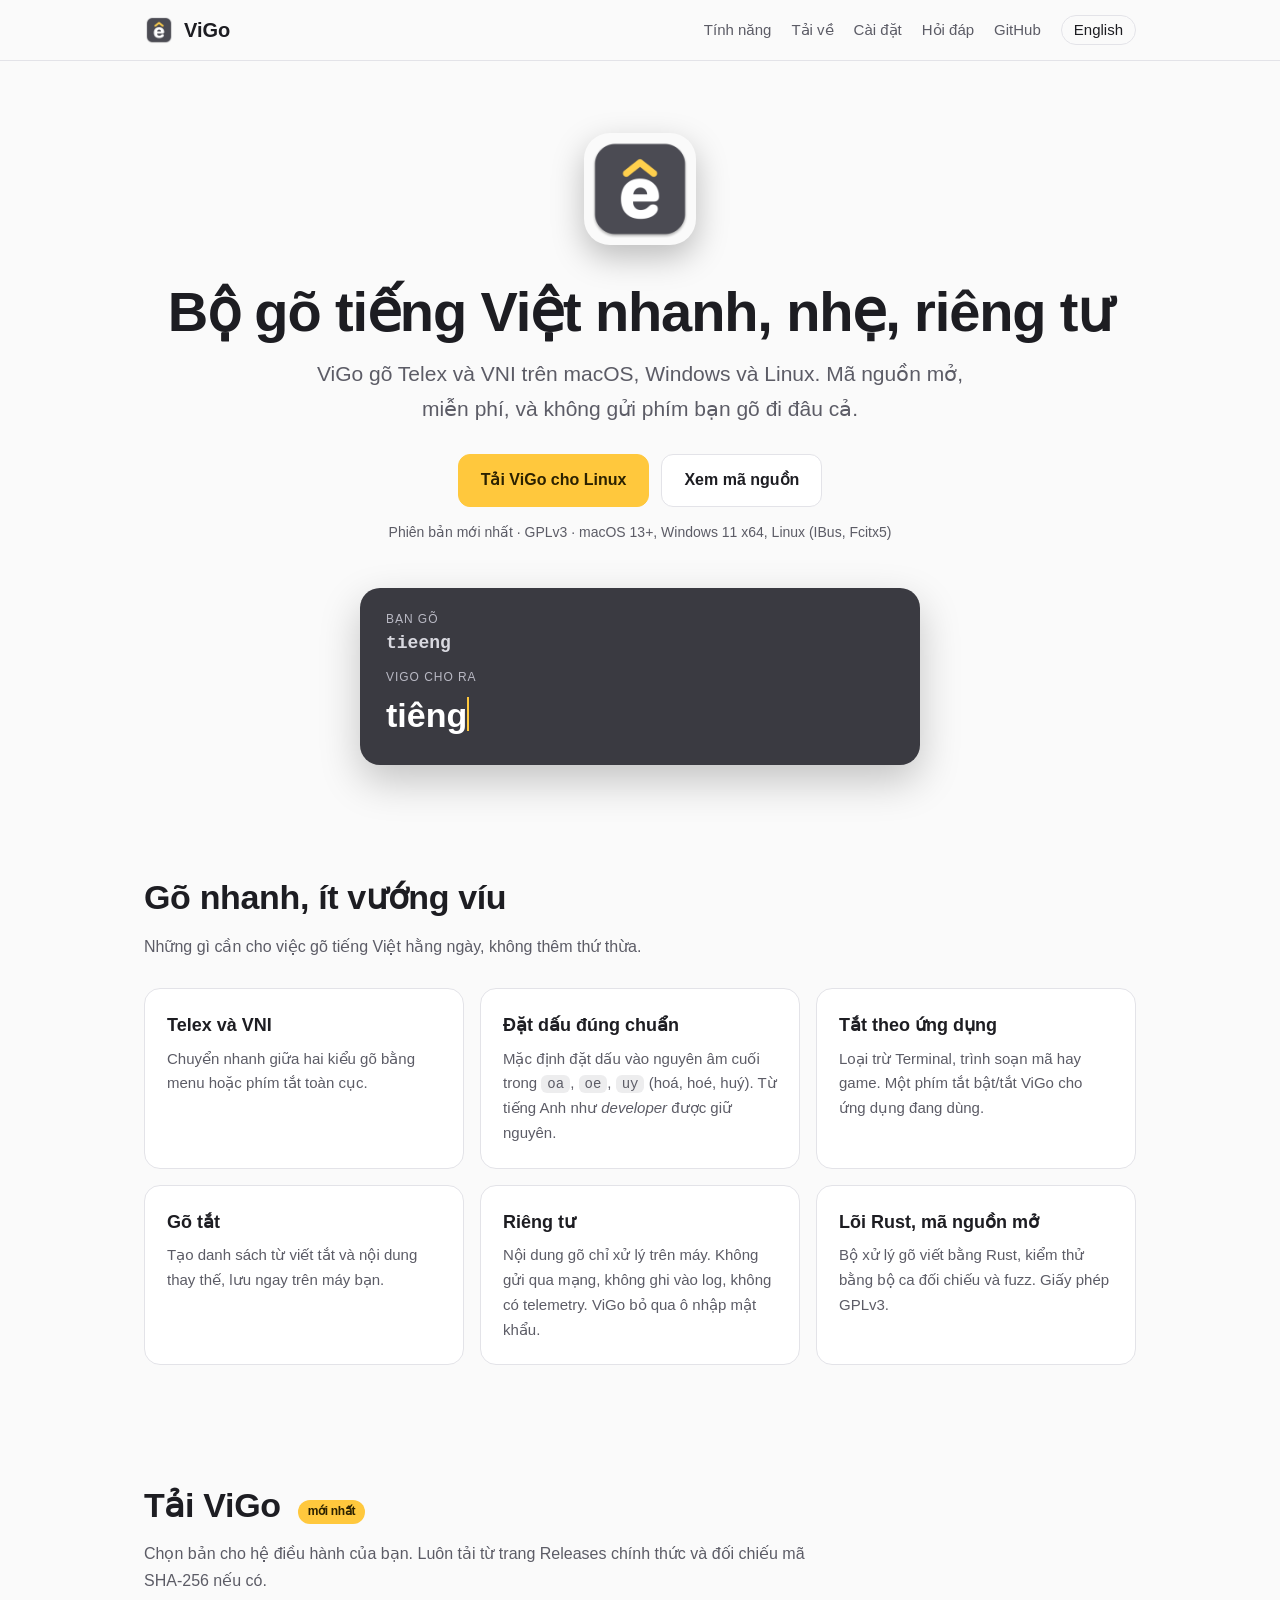
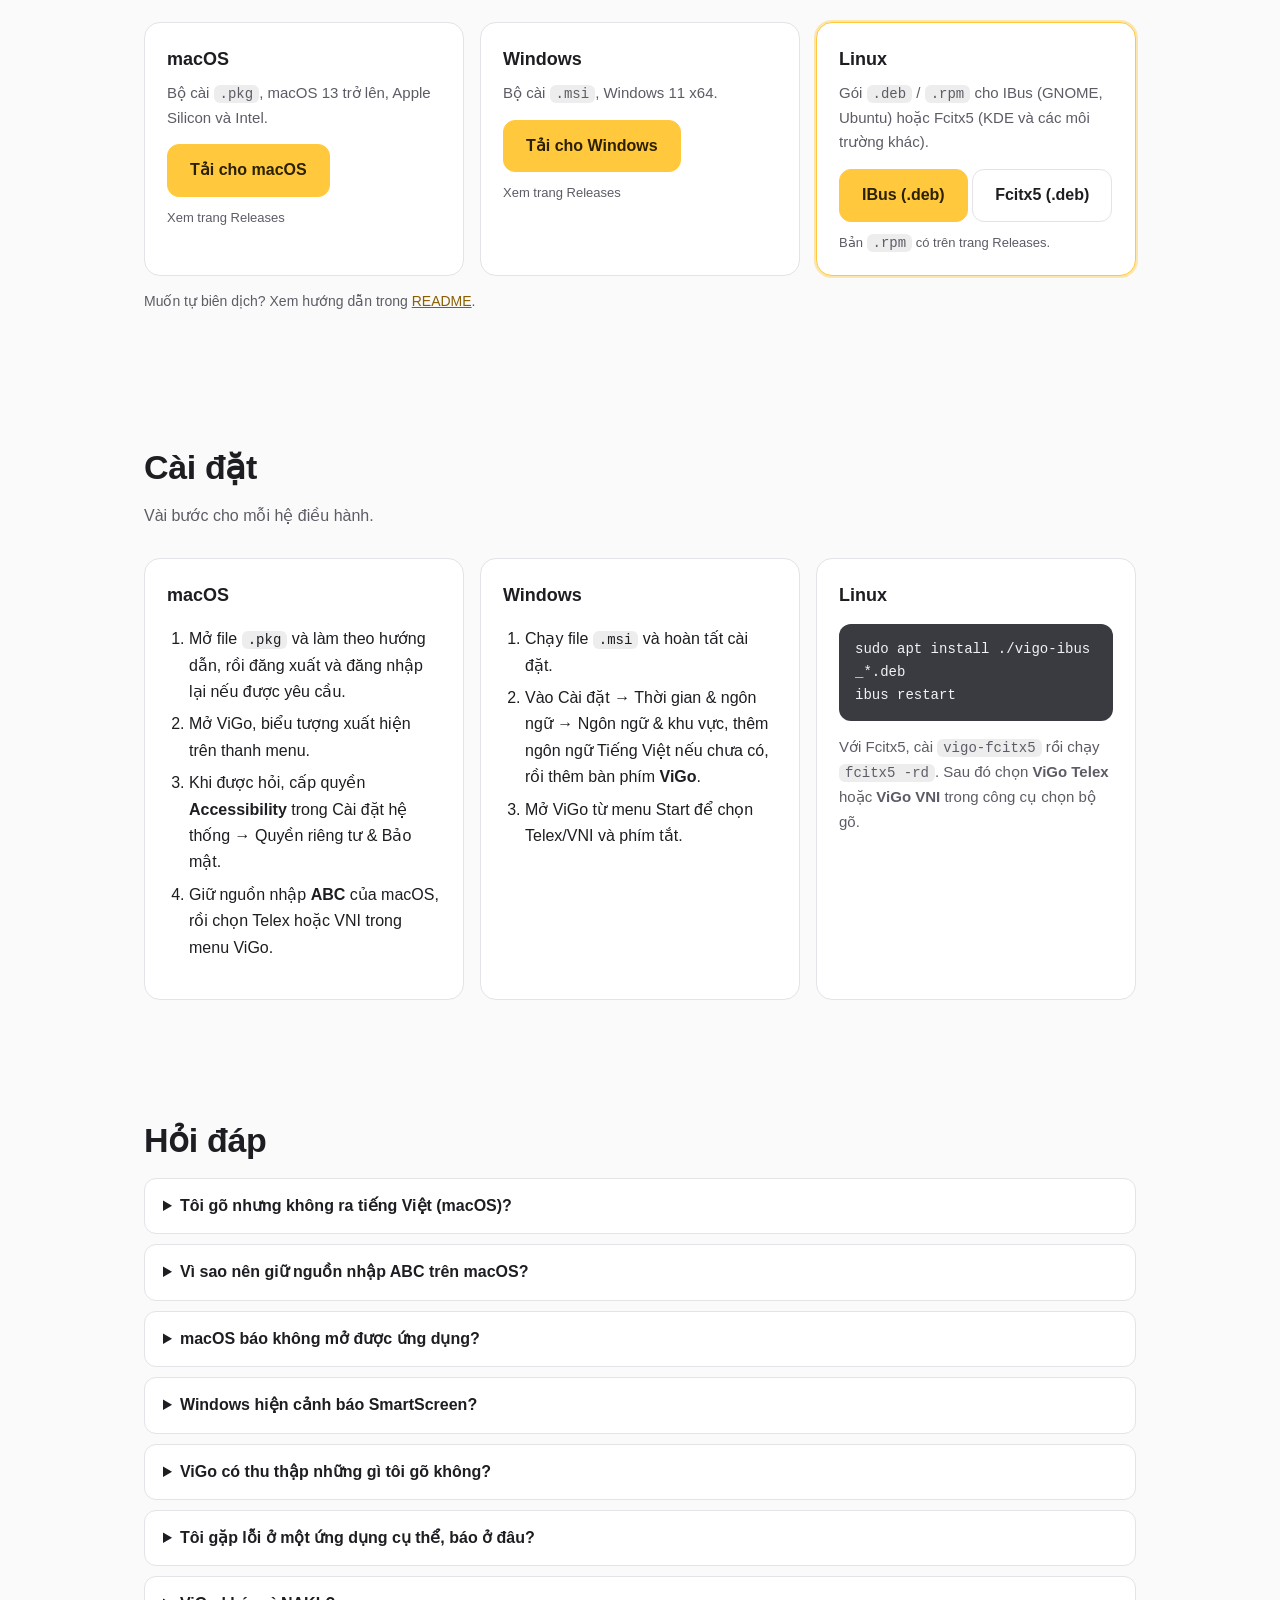
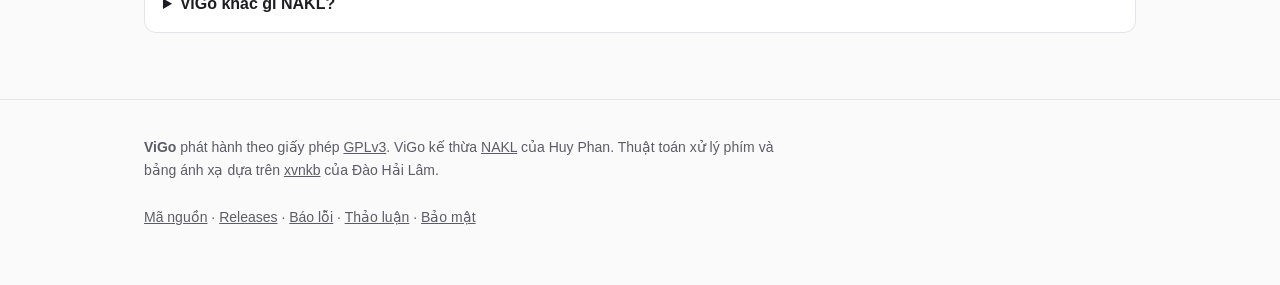
<file: site/index.html>
<!doctype html>
<html lang="vi">
<head>
  <meta charset="utf-8">
  <meta name="viewport" content="width=device-width, initial-scale=1">
  <title>ViGo – Bộ gõ tiếng Việt Telex VNI miễn phí cho Mac, Windows, Linux</title>
  <meta name="description" content="ViGo là bộ gõ tiếng Việt mã nguồn mở, hỗ trợ Telex, VNI, chạy trên macOS, Windows, Linux. Nhanh, nhẹ, không thu thập phím bấm. Tải miễn phí.">
  <meta name="keywords" content="bộ gõ tiếng Việt, bộ gõ tiếng Việt cho Mac, Telex, VNI, gõ tiếng Việt macOS, Vietnamese input method, Fcitx5, IBus, ViGo">
  <link rel="canonical" href="https://gosoln.github.io/ViGo/">
  <link rel="alternate" hreflang="vi" href="https://gosoln.github.io/ViGo/">
  <link rel="alternate" hreflang="en" href="https://gosoln.github.io/ViGo/en/">
  <link rel="alternate" hreflang="x-default" href="https://gosoln.github.io/ViGo/">
  <meta name="theme-color" content="#3a3a41">
  <link rel="icon" href="favicon.ico" sizes="any">
  <link rel="icon" type="image/png" href="assets/favicon-64.png">
  <link rel="apple-touch-icon" href="assets/apple-touch-icon.png">

  <meta property="og:type" content="website">
  <meta property="og:site_name" content="ViGo">
  <meta property="og:locale" content="vi_VN">
  <meta property="og:title" content="ViGo – Bộ gõ tiếng Việt Telex VNI cho Mac, Windows, Linux">
  <meta property="og:description" content="Bộ gõ tiếng Việt mã nguồn mở, nhanh, nhẹ, không thu thập phím bấm.">
  <meta property="og:url" content="https://gosoln.github.io/ViGo/">
  <meta property="og:image" content="https://gosoln.github.io/ViGo/assets/og-image.png">
  <meta name="twitter:card" content="summary_large_image">

  <link rel="stylesheet" href="assets/style.css">
  <script type="application/ld+json">
  {
    "@context": "https://schema.org",
    "@type": "SoftwareApplication",
    "name": "ViGo",
    "alternateName": "ViGo Vietnamese Input Method",
    "applicationCategory": "UtilitiesApplication",
    "operatingSystem": "macOS 13+, Windows 11 x64, Linux (IBus, Fcitx5)",
    "description": "Bộ gõ tiếng Việt mã nguồn mở hỗ trợ Telex và VNI cho macOS, Windows và Linux.",
    "inLanguage": ["vi", "en"],
    "license": "https://www.gnu.org/licenses/gpl-3.0.html",
    "url": "https://gosoln.github.io/ViGo/",
    "image": "https://gosoln.github.io/ViGo/assets/icon-512.png",
    "downloadUrl": "https://github.com/gosoln/ViGo/releases/latest",
    "codeRepository": "https://github.com/gosoln/ViGo",
    "offers": { "@type": "Offer", "price": "0", "priceCurrency": "USD" }
  }
  </script>
</head>
<body>
  <a class="skip" href="#main">Bỏ qua điều hướng</a>
  <header class="top">
    <div class="wrap">
      <a class="brand" href="./"><img src="assets/icon-512.png" alt="" width="30" height="30">ViGo</a>
      <nav class="main" aria-label="Điều hướng chính">
        <a href="#tinh-nang">Tính năng</a>
        <a href="#download">Tải về</a>
        <a href="#cai-dat">Cài đặt</a>
        <a href="#faq">Hỏi đáp</a>
        <a class="gh" href="https://github.com/gosoln/ViGo">GitHub</a>
        <a class="lang" href="en/" hreflang="en" lang="en">English</a>
      </nav>
    </div>
  </header>

  <main id="main">
    <section class="hero">
      <div class="wrap">
        <img class="logo" src="assets/icon-512.png" alt="Biểu tượng ViGo: phím chữ ê có dấu mũ vàng" width="112" height="112">
        <h1>Bộ gõ tiếng Việt nhanh, nhẹ, riêng tư</h1>
        <p class="lead">ViGo gõ Telex và VNI trên macOS, Windows và Linux. Mã nguồn mở, miễn phí, và không gửi phím bạn gõ đi đâu cả.</p>
        <div class="cta">
          <a id="hero-download" class="btn primary" href="#download"
             data-macos="Tải ViGo cho macOS" data-windows="Tải ViGo cho Windows" data-linux="Tải ViGo cho Linux">Tải về miễn phí</a>
          <a class="btn" href="https://github.com/gosoln/ViGo">Xem mã nguồn</a>
        </div>
        <p class="note">Phiên bản <span data-version>mới nhất</span> · GPLv3 · macOS 13+, Windows 11 x64, Linux (IBus, Fcitx5)</p>

        <div class="demo" aria-label="Minh họa gõ Telex">
          <div class="label">Bạn gõ</div>
          <div class="keys" id="demo-keys">tieengs vieetj</div>
          <div class="label" style="margin-top:10px">ViGo cho ra</div>
          <div class="out" id="demo-out">tiếng việt</div>
        </div>
      </div>
    </section>

    <section id="tinh-nang">
      <div class="wrap">
        <h2>Gõ nhanh, ít vướng víu</h2>
        <p class="sub">Những gì cần cho việc gõ tiếng Việt hằng ngày, không thêm thứ thừa.</p>
        <div class="grid">
          <div class="card"><h3>Telex và VNI</h3><p>Chuyển nhanh giữa hai kiểu gõ bằng menu hoặc phím tắt toàn cục.</p></div>
          <div class="card"><h3>Đặt dấu đúng chuẩn</h3><p>Mặc định đặt dấu vào nguyên âm cuối trong <code>oa</code>, <code>oe</code>, <code>uy</code> (hoá, hoé, huý). Từ tiếng Anh như <em>developer</em> được giữ nguyên.</p></div>
          <div class="card"><h3>Tắt theo ứng dụng</h3><p>Loại trừ Terminal, trình soạn mã hay game. Một phím tắt bật/tắt ViGo cho ứng dụng đang dùng.</p></div>
          <div class="card"><h3>Gõ tắt</h3><p>Tạo danh sách từ viết tắt và nội dung thay thế, lưu ngay trên máy bạn.</p></div>
          <div class="card"><h3>Riêng tư</h3><p>Nội dung gõ chỉ xử lý trên máy. Không gửi qua mạng, không ghi vào log, không có telemetry. ViGo bỏ qua ô nhập mật khẩu.</p></div>
          <div class="card"><h3>Lõi Rust, mã nguồn mở</h3><p>Bộ xử lý gõ viết bằng Rust, kiểm thử bằng bộ ca đối chiếu và fuzz. Giấy phép GPLv3.</p></div>
        </div>
      </div>
    </section>

    <section id="download">
      <div class="wrap">
        <h2>Tải ViGo <span class="badge" data-version>mới nhất</span></h2>
        <p class="sub">Chọn bản cho hệ điều hành của bạn. Luôn tải từ trang Releases chính thức và đối chiếu mã SHA-256 nếu có.</p>
        <div class="grid">
          <div class="card dl" data-os="macos">
            <h3>macOS</h3>
            <p>Bộ cài <code>.pkg</code>, macOS 13 trở lên, Apple Silicon và Intel.</p>
            <a class="btn primary" href="https://github.com/gosoln/ViGo/releases/latest" data-asset="\.pkg$">Tải cho macOS</a>
            <div class="meta" data-size>Xem trang Releases</div>
          </div>
          <div class="card dl" data-os="windows">
            <h3>Windows</h3>
            <p>Bộ cài <code>.msi</code>, Windows 11 x64.</p>
            <a class="btn primary" href="https://github.com/gosoln/ViGo/releases/latest" data-asset="\.msi$">Tải cho Windows</a>
            <div class="meta" data-size>Xem trang Releases</div>
          </div>
          <div class="card dl" data-os="linux">
            <h3>Linux</h3>
            <p>Gói <code>.deb</code> / <code>.rpm</code> cho IBus (GNOME, Ubuntu) hoặc Fcitx5 (KDE và các môi trường khác).</p>
            <a class="btn primary" href="https://github.com/gosoln/ViGo/releases/latest" data-asset="vigo-ibus.*\.deb$">IBus (.deb)</a>
            <a class="btn" href="https://github.com/gosoln/ViGo/releases/latest" data-asset="vigo-fcitx5.*\.deb$">Fcitx5 (.deb)</a>
            <div class="meta">Bản <code>.rpm</code> có trên trang Releases.</div>
          </div>
        </div>
        <p class="note">Muốn tự biên dịch? Xem hướng dẫn trong <a href="https://github.com/gosoln/ViGo#readme">README</a>.</p>
      </div>
    </section>

    <section id="cai-dat">
      <div class="wrap">
        <h2>Cài đặt</h2>
        <p class="sub">Vài bước cho mỗi hệ điều hành.</p>
        <div class="grid">
          <div class="card">
            <h3>macOS</h3>
            <ol class="steps">
              <li>Mở file <code>.pkg</code> và làm theo hướng dẫn, rồi đăng xuất và đăng nhập lại nếu được yêu cầu.</li>
              <li>Mở ViGo, biểu tượng xuất hiện trên thanh menu.</li>
              <li>Khi được hỏi, cấp quyền <strong>Accessibility</strong> trong Cài đặt hệ thống → Quyền riêng tư &amp; Bảo mật.</li>
              <li>Giữ nguồn nhập <strong>ABC</strong> của macOS, rồi chọn Telex hoặc VNI trong menu ViGo.</li>
            </ol>
          </div>
          <div class="card">
            <h3>Windows</h3>
            <ol class="steps">
              <li>Chạy file <code>.msi</code> và hoàn tất cài đặt.</li>
              <li>Vào Cài đặt → Thời gian &amp; ngôn ngữ → Ngôn ngữ &amp; khu vực, thêm ngôn ngữ Tiếng Việt nếu chưa có, rồi thêm bàn phím <strong>ViGo</strong>.</li>
              <li>Mở ViGo từ menu Start để chọn Telex/VNI và phím tắt.</li>
            </ol>
          </div>
          <div class="card">
            <h3>Linux</h3>
            <pre><code>sudo apt install ./vigo-ibus_*.deb
ibus restart</code></pre>
            <p>Với Fcitx5, cài <code>vigo-fcitx5</code> rồi chạy <code>fcitx5 -rd</code>. Sau đó chọn <strong>ViGo Telex</strong> hoặc <strong>ViGo VNI</strong> trong công cụ chọn bộ gõ.</p>
          </div>
        </div>
      </div>
    </section>

    <section id="faq">
      <div class="wrap">
        <h2>Hỏi đáp</h2>
        <details>
          <summary>Tôi gõ nhưng không ra tiếng Việt (macOS)?</summary>
          <ul>
            <li>Kiểm tra ViGo đã có trong Cài đặt hệ thống → Quyền riêng tư &amp; Bảo mật → Accessibility và được bật.</li>
            <li>Menu ViGo phải đang chọn Telex hoặc VNI, không phải Tắt. Biểu tượng trên thanh menu sẽ hiện <strong>VITX</strong> hoặc <strong>VNI</strong>.</li>
            <li>Ứng dụng bạn đang dùng có thể nằm trong danh sách loại trừ. Biểu tượng khi đó hiện chữ <strong>A</strong>.</li>
          </ul>
        </details>
        <details>
          <summary>Vì sao nên giữ nguồn nhập ABC trên macOS?</summary>
          <p>ViGo thay chữ trực tiếp trong ứng dụng thay vì dùng ô soạn thảo có gạch chân, nên cách này cho kết quả ổn định nhất. Bạn không cần chọn nguồn nhập ViGo trong cài đặt bàn phím của macOS để gõ bình thường.</p>
        </details>
        <details>
          <summary>macOS báo không mở được ứng dụng?</summary>
          <p>Nếu macOS chặn vì lý do bảo mật, bạn vào Cài đặt hệ thống → Quyền riêng tư &amp; Bảo mật rồi chọn <em>Vẫn mở</em>. Chỉ làm vậy với file tải từ trang Releases chính thức.</p>
        </details>
        <details>
          <summary>Windows hiện cảnh báo SmartScreen?</summary>
          <p>Nếu bộ cài chưa được ký số, Windows có thể cảnh báo. Hãy chắc rằng bạn tải từ trang Releases chính thức và đối chiếu SHA-256 trước khi chọn Run anyway.</p>
        </details>
        <details>
          <summary>ViGo có thu thập những gì tôi gõ không?</summary>
          <p>Không. Nội dung gõ chỉ được xử lý trên máy, không gửi qua mạng và không nằm trong log. Bạn có thể tự kiểm chứng vì toàn bộ mã nguồn công khai.</p>
        </details>
        <details>
          <summary>Tôi gặp lỗi ở một ứng dụng cụ thể, báo ở đâu?</summary>
          <p>Mở một <a href="https://github.com/gosoln/ViGo/issues/new/choose">issue</a> và chọn mẫu "Không tương thích với ứng dụng". Chỉ ghi chuỗi phím tối thiểu để tái hiện lỗi, đừng dán nội dung riêng tư.</p>
        </details>
        <details>
          <summary>ViGo khác gì NAKL?</summary>
          <p>ViGo là phiên bản kế thừa của NAKL, được viết lại với lõi Rust dùng chung cho macOS, Windows và Linux.</p>
        </details>
      </div>
    </section>
  </main>

  <footer>
    <div class="wrap cols">
      <div class="credits">
        <strong>ViGo</strong> phát hành theo giấy phép <a href="https://www.gnu.org/licenses/gpl-3.0.html">GPLv3</a>.
        ViGo kế thừa <a href="https://github.com/huyphan/NAKL">NAKL</a> của Huy Phan. Thuật toán xử lý phím và bảng ánh xạ dựa trên
        <a href="http://xvnkb.sourceforge.net/">xvnkb</a> của Đào Hải Lâm.
      </div>
      <div>
        <a href="https://github.com/gosoln/ViGo">Mã nguồn</a> ·
        <a href="https://github.com/gosoln/ViGo/releases">Releases</a> ·
        <a href="https://github.com/gosoln/ViGo/issues/new/choose">Báo lỗi</a> ·
        <a href="https://github.com/gosoln/ViGo/discussions">Thảo luận</a> ·
        <a href="https://github.com/gosoln/ViGo/security/policy">Bảo mật</a>
      </div>
    </div>
  </footer>
  <script src="assets/app.js" defer></script>
</body>
</html>
</file>
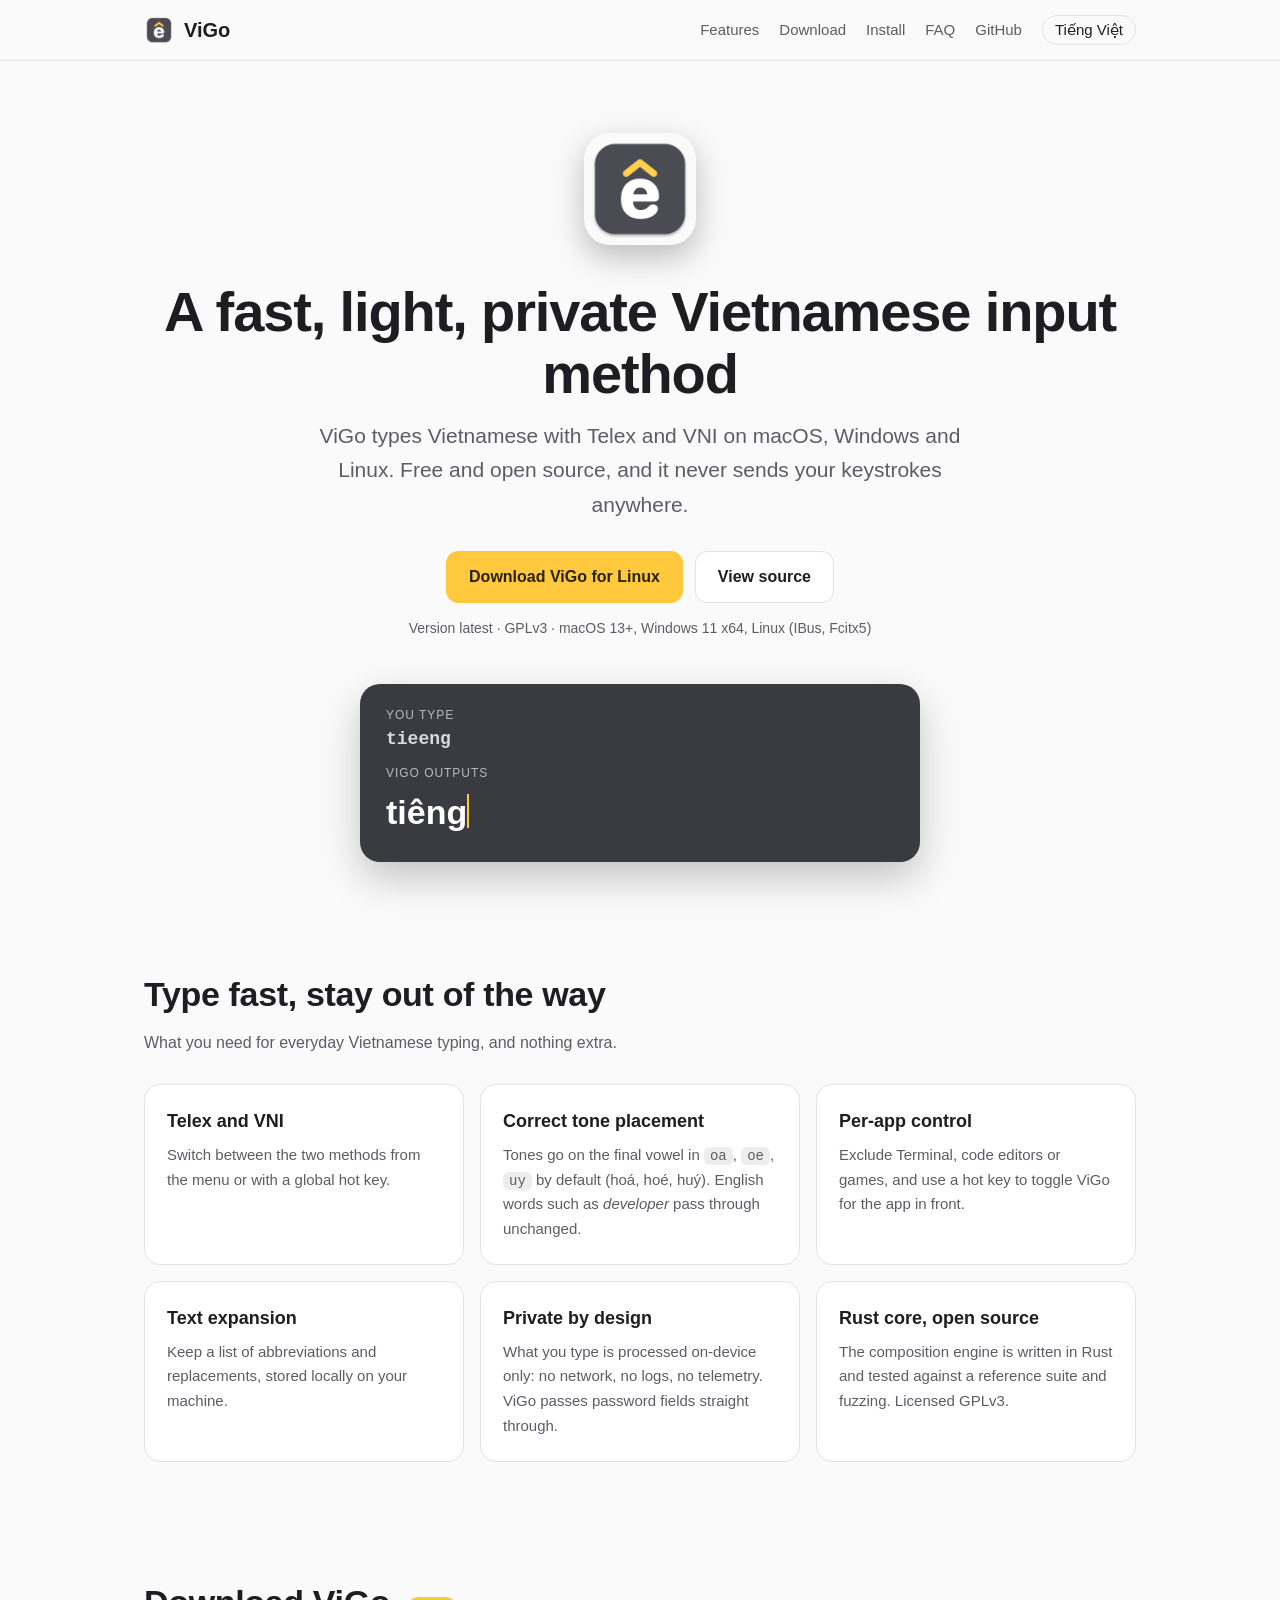
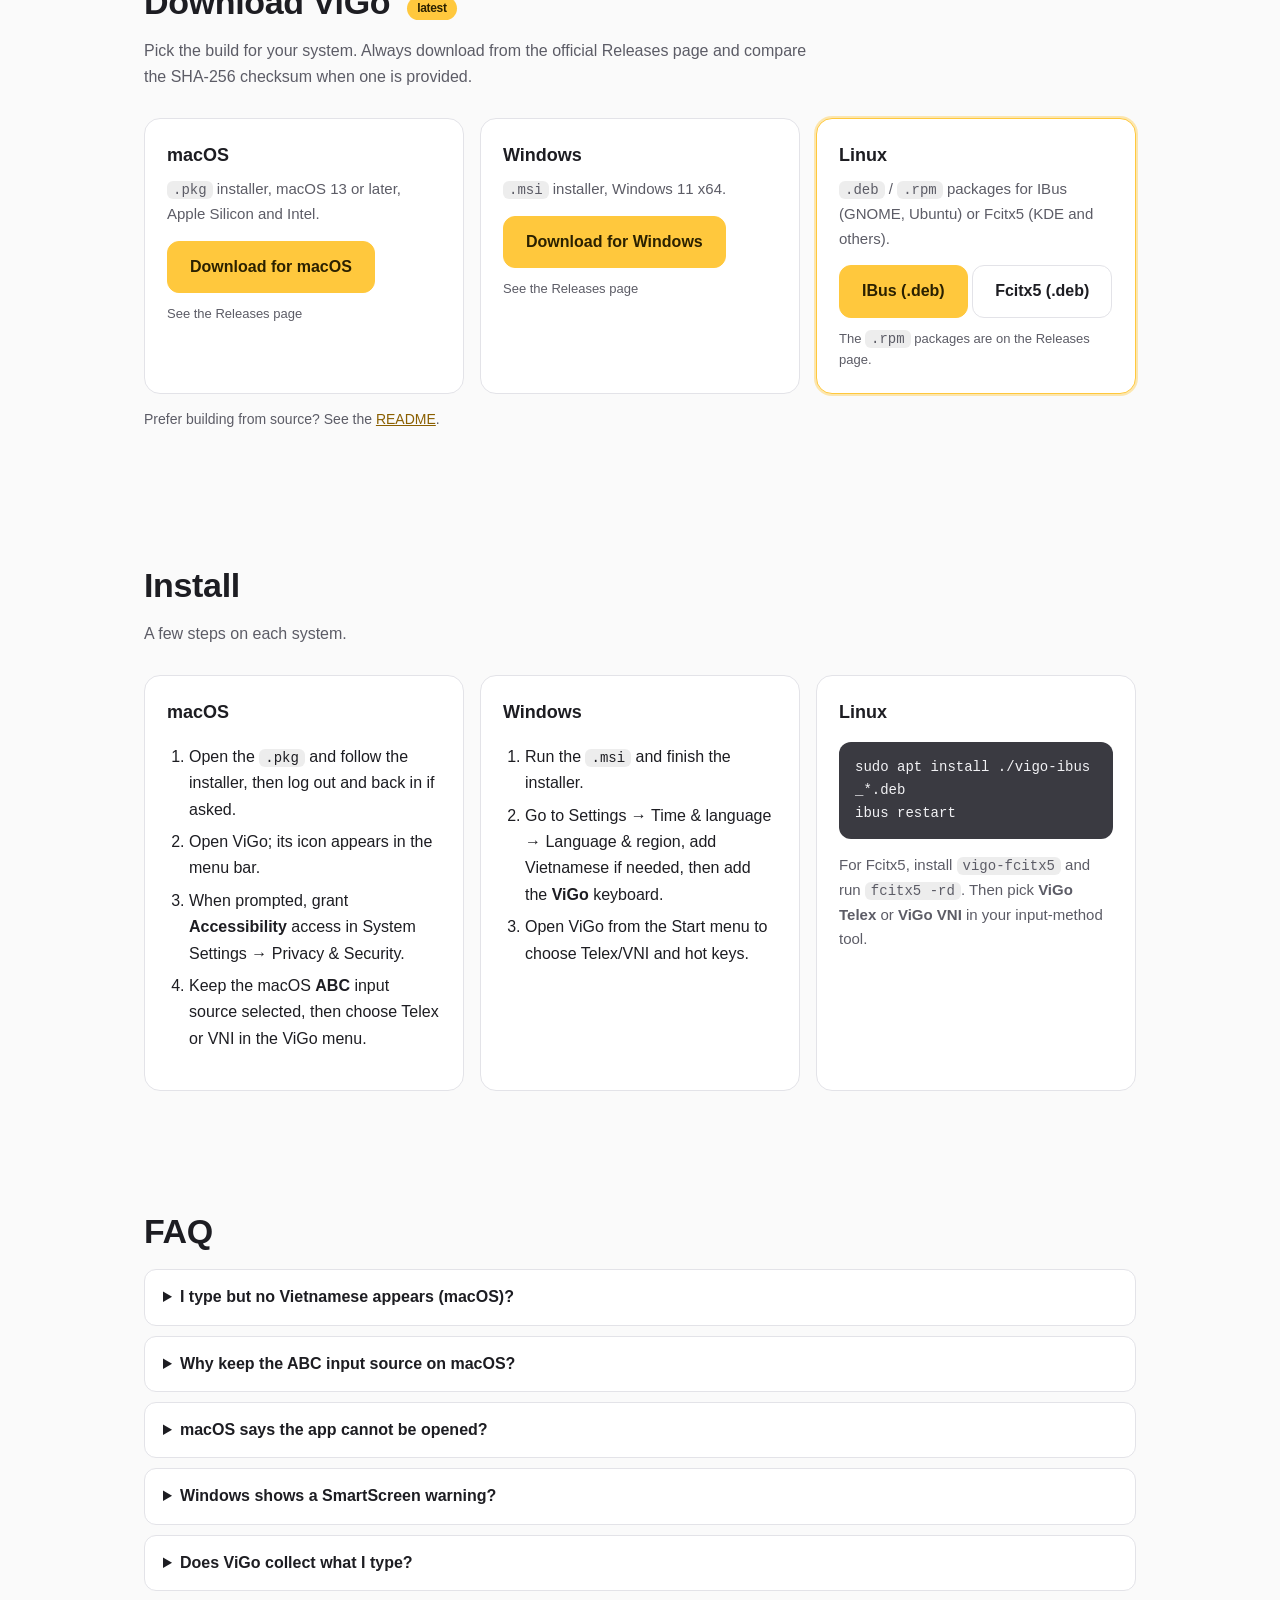
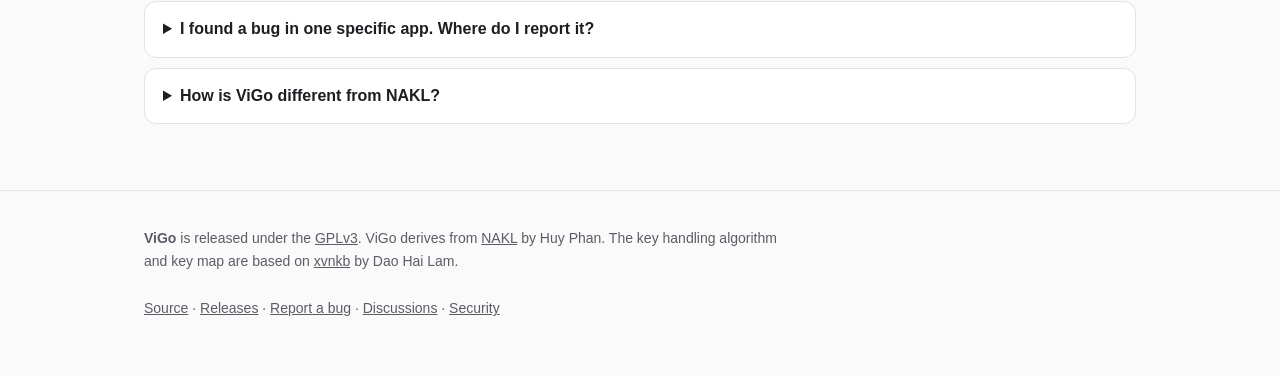
<file: site/en/index.html>
<!doctype html>
<html lang="en">
<head>
  <meta charset="utf-8">
  <meta name="viewport" content="width=device-width, initial-scale=1">
  <title>ViGo – Free Vietnamese Telex &amp; VNI Input Method for Mac, Windows, Linux</title>
  <meta name="description" content="ViGo is an open-source Vietnamese input method with Telex and VNI for macOS, Windows and Linux. Fast, lightweight, and it never collects what you type. Free download.">
  <meta name="keywords" content="Vietnamese input method, Vietnamese keyboard for Mac, Telex, VNI, Vietnamese typing macOS, Fcitx5, IBus, ViGo">
  <link rel="canonical" href="https://gosoln.github.io/ViGo/en/">
  <link rel="alternate" hreflang="vi" href="https://gosoln.github.io/ViGo/">
  <link rel="alternate" hreflang="en" href="https://gosoln.github.io/ViGo/en/">
  <link rel="alternate" hreflang="x-default" href="https://gosoln.github.io/ViGo/">
  <meta name="theme-color" content="#3a3a41">
  <link rel="icon" href="../favicon.ico" sizes="any">
  <link rel="icon" type="image/png" href="../assets/favicon-64.png">
  <link rel="apple-touch-icon" href="../assets/apple-touch-icon.png">

  <meta property="og:type" content="website">
  <meta property="og:site_name" content="ViGo">
  <meta property="og:locale" content="en_US">
  <meta property="og:title" content="ViGo – Vietnamese Telex &amp; VNI Input Method for Mac, Windows, Linux">
  <meta property="og:description" content="Open-source Vietnamese input method. Fast, lightweight, and private.">
  <meta property="og:url" content="https://gosoln.github.io/ViGo/en/">
  <meta property="og:image" content="https://gosoln.github.io/ViGo/assets/og-image.png">
  <meta name="twitter:card" content="summary_large_image">

  <link rel="stylesheet" href="../assets/style.css">
  <script type="application/ld+json">
  {
    "@context": "https://schema.org",
    "@type": "SoftwareApplication",
    "name": "ViGo",
    "alternateName": "ViGo Vietnamese Input Method",
    "applicationCategory": "UtilitiesApplication",
    "operatingSystem": "macOS 13+, Windows 11 x64, Linux (IBus, Fcitx5)",
    "description": "Open-source Vietnamese input method with Telex and VNI for macOS, Windows and Linux.",
    "inLanguage": ["en", "vi"],
    "license": "https://www.gnu.org/licenses/gpl-3.0.html",
    "url": "https://gosoln.github.io/ViGo/en/",
    "image": "https://gosoln.github.io/ViGo/assets/icon-512.png",
    "downloadUrl": "https://github.com/gosoln/ViGo/releases/latest",
    "codeRepository": "https://github.com/gosoln/ViGo",
    "offers": { "@type": "Offer", "price": "0", "priceCurrency": "USD" }
  }
  </script>
</head>
<body>
  <a class="skip" href="#main">Skip to content</a>
  <header class="top">
    <div class="wrap">
      <a class="brand" href="./"><img src="../assets/icon-512.png" alt="" width="30" height="30">ViGo</a>
      <nav class="main" aria-label="Main">
        <a href="#features">Features</a>
        <a href="#download">Download</a>
        <a href="#install">Install</a>
        <a href="#faq">FAQ</a>
        <a class="gh" href="https://github.com/gosoln/ViGo">GitHub</a>
        <a class="lang" href="../" hreflang="vi" lang="vi">Tiếng Việt</a>
      </nav>
    </div>
  </header>

  <main id="main">
    <section class="hero">
      <div class="wrap">
        <img class="logo" src="../assets/icon-512.png" alt="ViGo icon: the letter ê with a gold circumflex on a keycap" width="112" height="112">
        <h1>A fast, light, private Vietnamese input method</h1>
        <p class="lead">ViGo types Vietnamese with Telex and VNI on macOS, Windows and Linux. Free and open source, and it never sends your keystrokes anywhere.</p>
        <div class="cta">
          <a id="hero-download" class="btn primary" href="#download"
             data-macos="Download ViGo for macOS" data-windows="Download ViGo for Windows" data-linux="Download ViGo for Linux">Free download</a>
          <a class="btn" href="https://github.com/gosoln/ViGo">View source</a>
        </div>
        <p class="note">Version <span data-version>latest</span> · GPLv3 · macOS 13+, Windows 11 x64, Linux (IBus, Fcitx5)</p>

        <div class="demo" aria-label="Telex typing demo">
          <div class="label">You type</div>
          <div class="keys" id="demo-keys">tieengs vieetj</div>
          <div class="label" style="margin-top:10px">ViGo outputs</div>
          <div class="out" id="demo-out">tiếng việt</div>
        </div>
      </div>
    </section>

    <section id="features">
      <div class="wrap">
        <h2>Type fast, stay out of the way</h2>
        <p class="sub">What you need for everyday Vietnamese typing, and nothing extra.</p>
        <div class="grid">
          <div class="card"><h3>Telex and VNI</h3><p>Switch between the two methods from the menu or with a global hot key.</p></div>
          <div class="card"><h3>Correct tone placement</h3><p>Tones go on the final vowel in <code>oa</code>, <code>oe</code>, <code>uy</code> by default (hoá, hoé, huý). English words such as <em>developer</em> pass through unchanged.</p></div>
          <div class="card"><h3>Per-app control</h3><p>Exclude Terminal, code editors or games, and use a hot key to toggle ViGo for the app in front.</p></div>
          <div class="card"><h3>Text expansion</h3><p>Keep a list of abbreviations and replacements, stored locally on your machine.</p></div>
          <div class="card"><h3>Private by design</h3><p>What you type is processed on-device only: no network, no logs, no telemetry. ViGo passes password fields straight through.</p></div>
          <div class="card"><h3>Rust core, open source</h3><p>The composition engine is written in Rust and tested against a reference suite and fuzzing. Licensed GPLv3.</p></div>
        </div>
      </div>
    </section>

    <section id="download">
      <div class="wrap">
        <h2>Download ViGo <span class="badge" data-version>latest</span></h2>
        <p class="sub">Pick the build for your system. Always download from the official Releases page and compare the SHA-256 checksum when one is provided.</p>
        <div class="grid">
          <div class="card dl" data-os="macos">
            <h3>macOS</h3>
            <p><code>.pkg</code> installer, macOS 13 or later, Apple Silicon and Intel.</p>
            <a class="btn primary" href="https://github.com/gosoln/ViGo/releases/latest" data-asset="\.pkg$">Download for macOS</a>
            <div class="meta" data-size>See the Releases page</div>
          </div>
          <div class="card dl" data-os="windows">
            <h3>Windows</h3>
            <p><code>.msi</code> installer, Windows 11 x64.</p>
            <a class="btn primary" href="https://github.com/gosoln/ViGo/releases/latest" data-asset="\.msi$">Download for Windows</a>
            <div class="meta" data-size>See the Releases page</div>
          </div>
          <div class="card dl" data-os="linux">
            <h3>Linux</h3>
            <p><code>.deb</code> / <code>.rpm</code> packages for IBus (GNOME, Ubuntu) or Fcitx5 (KDE and others).</p>
            <a class="btn primary" href="https://github.com/gosoln/ViGo/releases/latest" data-asset="vigo-ibus.*\.deb$">IBus (.deb)</a>
            <a class="btn" href="https://github.com/gosoln/ViGo/releases/latest" data-asset="vigo-fcitx5.*\.deb$">Fcitx5 (.deb)</a>
            <div class="meta">The <code>.rpm</code> packages are on the Releases page.</div>
          </div>
        </div>
        <p class="note">Prefer building from source? See the <a href="https://github.com/gosoln/ViGo#readme">README</a>.</p>
      </div>
    </section>

    <section id="install">
      <div class="wrap">
        <h2>Install</h2>
        <p class="sub">A few steps on each system.</p>
        <div class="grid">
          <div class="card">
            <h3>macOS</h3>
            <ol class="steps">
              <li>Open the <code>.pkg</code> and follow the installer, then log out and back in if asked.</li>
              <li>Open ViGo; its icon appears in the menu bar.</li>
              <li>When prompted, grant <strong>Accessibility</strong> access in System Settings → Privacy &amp; Security.</li>
              <li>Keep the macOS <strong>ABC</strong> input source selected, then choose Telex or VNI in the ViGo menu.</li>
            </ol>
          </div>
          <div class="card">
            <h3>Windows</h3>
            <ol class="steps">
              <li>Run the <code>.msi</code> and finish the installer.</li>
              <li>Go to Settings → Time &amp; language → Language &amp; region, add Vietnamese if needed, then add the <strong>ViGo</strong> keyboard.</li>
              <li>Open ViGo from the Start menu to choose Telex/VNI and hot keys.</li>
            </ol>
          </div>
          <div class="card">
            <h3>Linux</h3>
            <pre><code>sudo apt install ./vigo-ibus_*.deb
ibus restart</code></pre>
            <p>For Fcitx5, install <code>vigo-fcitx5</code> and run <code>fcitx5 -rd</code>. Then pick <strong>ViGo Telex</strong> or <strong>ViGo VNI</strong> in your input-method tool.</p>
          </div>
        </div>
      </div>
    </section>

    <section id="faq">
      <div class="wrap">
        <h2>FAQ</h2>
        <details>
          <summary>I type but no Vietnamese appears (macOS)?</summary>
          <ul>
            <li>Check that ViGo is listed and enabled in System Settings → Privacy &amp; Security → Accessibility.</li>
            <li>The ViGo menu must show Telex or VNI, not Off. The menu bar icon reads <strong>VITX</strong> or <strong>VNI</strong>.</li>
            <li>The app you are using may be on the exclusion list. The icon then shows <strong>A</strong>.</li>
          </ul>
        </details>
        <details>
          <summary>Why keep the ABC input source on macOS?</summary>
          <p>ViGo replaces text directly in the app instead of using an underlined composition box, which is the most reliable approach. You do not need to select a ViGo input source in macOS keyboard settings for normal typing.</p>
        </details>
        <details>
          <summary>macOS says the app cannot be opened?</summary>
          <p>If macOS blocks it for security reasons, open System Settings → Privacy &amp; Security and choose <em>Open Anyway</em>. Only do this for files downloaded from the official Releases page.</p>
        </details>
        <details>
          <summary>Windows shows a SmartScreen warning?</summary>
          <p>If the installer is not code-signed, Windows may warn you. Make sure you downloaded it from the official Releases page and compare the SHA-256 before choosing Run anyway.</p>
        </details>
        <details>
          <summary>Does ViGo collect what I type?</summary>
          <p>No. Typed content is processed on-device only: it is not sent over the network and does not appear in logs. You can verify this yourself because the full source is public.</p>
        </details>
        <details>
          <summary>I found a bug in one specific app. Where do I report it?</summary>
          <p>Open an <a href="https://github.com/gosoln/ViGo/issues/new/choose">issue</a> and pick the "App compatibility" form. Share only the shortest key sequence that reproduces it, and never paste private text.</p>
        </details>
        <details>
          <summary>How is ViGo different from NAKL?</summary>
          <p>ViGo is the successor to NAKL, rewritten around a shared Rust core for macOS, Windows and Linux.</p>
        </details>
      </div>
    </section>
  </main>

  <footer>
    <div class="wrap cols">
      <div class="credits">
        <strong>ViGo</strong> is released under the <a href="https://www.gnu.org/licenses/gpl-3.0.html">GPLv3</a>.
        ViGo derives from <a href="https://github.com/huyphan/NAKL">NAKL</a> by Huy Phan. The key handling algorithm and key map are based on
        <a href="http://xvnkb.sourceforge.net/">xvnkb</a> by Dao Hai Lam.
      </div>
      <div>
        <a href="https://github.com/gosoln/ViGo">Source</a> ·
        <a href="https://github.com/gosoln/ViGo/releases">Releases</a> ·
        <a href="https://github.com/gosoln/ViGo/issues/new/choose">Report a bug</a> ·
        <a href="https://github.com/gosoln/ViGo/discussions">Discussions</a> ·
        <a href="https://github.com/gosoln/ViGo/security/policy">Security</a>
      </div>
    </div>
  </footer>
  <script src="../assets/app.js" defer></script>
</body>
</html>
</file>
<file: site/assets/style.css>
:root {
  --bg: #fafafa;
  --surface: #ffffff;
  --text: #1d1d22;
  --muted: #5c5c66;
  --line: #e3e3e8;
  --key: #3a3a41;
  --key-text: #ffffff;
  --gold: #ffc83d;
  --gold-text: #7a5600;
  --link: #8a5f00;
  --radius: 16px;
  --max: 1040px;
}

@media (prefers-color-scheme: dark) {
  :root {
    --bg: #1b1b20;
    --surface: #25252b;
    --text: #f2f2f5;
    --muted: #a9a9b3;
    --line: #34343c;
    --key: #3a3a41;
    --gold-text: #ffc83d;
    --link: #ffc83d;
  }
}

* { box-sizing: border-box; }
html { scroll-behavior: smooth; }
body {
  margin: 0;
  background: var(--bg);
  color: var(--text);
  font: 16px/1.65 -apple-system, BlinkMacSystemFont, "Segoe UI", Roboto, "Helvetica Neue", Arial, sans-serif;
  -webkit-font-smoothing: antialiased;
}
a { color: var(--link); }
img { max-width: 100%; }
.wrap { max-width: var(--max); margin: 0 auto; padding: 0 24px; }
.skip { position: absolute; left: -999px; }
.skip:focus { left: 12px; top: 12px; background: var(--surface); padding: 8px 12px; z-index: 10; }

/* Header */
header.top {
  position: sticky; top: 0; z-index: 5;
  background: color-mix(in srgb, var(--bg) 88%, transparent);
  backdrop-filter: blur(10px);
  border-bottom: 1px solid var(--line);
}
header.top .wrap { display: flex; align-items: center; gap: 20px; height: 60px; }
.brand { display: flex; align-items: center; gap: 10px; font-weight: 800; font-size: 20px; color: var(--text); text-decoration: none; }
.brand img { width: 30px; height: 30px; border-radius: 8px; }
nav.main { margin-left: auto; display: flex; gap: 20px; align-items: center; font-size: 15px; }
nav.main a { color: var(--muted); text-decoration: none; }
nav.main a:hover { color: var(--text); }
.lang { border: 1px solid var(--line); border-radius: 999px; padding: 2px 12px; color: var(--text) !important; }
@media (max-width: 720px) { nav.main a:not(.lang):not(.gh) { display: none; } }

/* Hero */
.hero { padding: 72px 0 48px; text-align: center; }
.hero img.logo { width: 112px; height: 112px; border-radius: 26px; box-shadow: 0 12px 32px rgb(0 0 0 / 0.25); }
.hero h1 { font-size: clamp(34px, 6vw, 56px); line-height: 1.1; margin: 28px 0 14px; letter-spacing: -0.02em; }
.hero p.lead { font-size: clamp(17px, 2.4vw, 21px); color: var(--muted); max-width: 680px; margin: 0 auto 28px; }
.cta { display: flex; flex-wrap: wrap; gap: 12px; justify-content: center; }
.btn {
  display: inline-flex; align-items: center; gap: 8px;
  padding: 12px 22px; border-radius: 12px; font-weight: 700; text-decoration: none;
  border: 1px solid var(--line); color: var(--text); background: var(--surface);
}
.btn.primary { background: var(--gold); border-color: var(--gold); color: #2b2100; }
.btn:hover { filter: brightness(0.96); }
.note { font-size: 14px; color: var(--muted); margin-top: 14px; }

/* Demo */
.demo {
  margin: 44px auto 0; max-width: 560px; text-align: left;
  background: var(--key); color: var(--key-text);
  border-radius: 20px; padding: 22px 26px; box-shadow: 0 16px 40px rgb(0 0 0 / 0.22);
}
.demo .label { font-size: 12px; letter-spacing: .08em; text-transform: uppercase; color: #b9b9c4; }
.demo .keys { font: 600 18px/1.5 ui-monospace, SFMono-Regular, Menlo, Consolas, monospace; color: #d9d9e0; min-height: 28px; }
.demo .out { font-size: 34px; font-weight: 800; min-height: 52px; }
.demo .out .cur { display: inline-block; width: 2px; height: 1em; background: var(--gold); vertical-align: -0.12em; animation: blink 1s steps(2) infinite; }
@keyframes blink { 50% { opacity: 0; } }

/* Sections */
section { padding: 56px 0; }
section h2 { font-size: clamp(26px, 4vw, 34px); margin: 0 0 8px; letter-spacing: -0.01em; }
section .sub { color: var(--muted); margin: 0 0 28px; max-width: 680px; }
.grid { display: grid; gap: 16px; grid-template-columns: repeat(auto-fit, minmax(240px, 1fr)); }
.card { background: var(--surface); border: 1px solid var(--line); border-radius: var(--radius); padding: 22px; }
.card h3 { margin: 0 0 6px; font-size: 18px; }
.card p { margin: 0; color: var(--muted); font-size: 15px; }
.card .meta { margin-top: 10px; font-size: 13px; color: var(--muted); }
.dl .btn { margin-top: 14px; }
.dl.is-current { border-color: var(--gold); box-shadow: 0 0 0 2px color-mix(in srgb, var(--gold) 40%, transparent); }
.badge { display: inline-block; font-size: 12px; font-weight: 700; padding: 2px 10px; border-radius: 999px; background: var(--gold); color: #2b2100; margin-left: 8px; vertical-align: 2px; }
code, kbd { font: 14px ui-monospace, SFMono-Regular, Menlo, Consolas, monospace; background: color-mix(in srgb, var(--text) 8%, transparent); padding: 1px 6px; border-radius: 6px; }
pre { background: var(--key); color: #f2f2f5; padding: 14px 16px; border-radius: 12px; overflow-x: auto; font-size: 14px; white-space: pre-wrap; word-break: break-all; }
pre code { background: none; padding: 0; }

/* Steps / FAQ */
ol.steps { padding-left: 22px; }
ol.steps li { margin: 6px 0; }
details { background: var(--surface); border: 1px solid var(--line); border-radius: 12px; padding: 14px 18px; margin: 10px 0; }
details summary { cursor: pointer; font-weight: 700; }
details[open] summary { margin-bottom: 8px; }
details p, details ul { color: var(--muted); margin: 6px 0; }

footer { border-top: 1px solid var(--line); padding: 36px 0 56px; color: var(--muted); font-size: 14px; }
footer .cols { display: flex; flex-wrap: wrap; gap: 24px 48px; justify-content: space-between; }
footer a { color: var(--muted); }
.credits { max-width: 640px; }

@media (prefers-reduced-motion: reduce) {
  html { scroll-behavior: auto; }
  .demo .out .cur { animation: none; }
}
</file>
